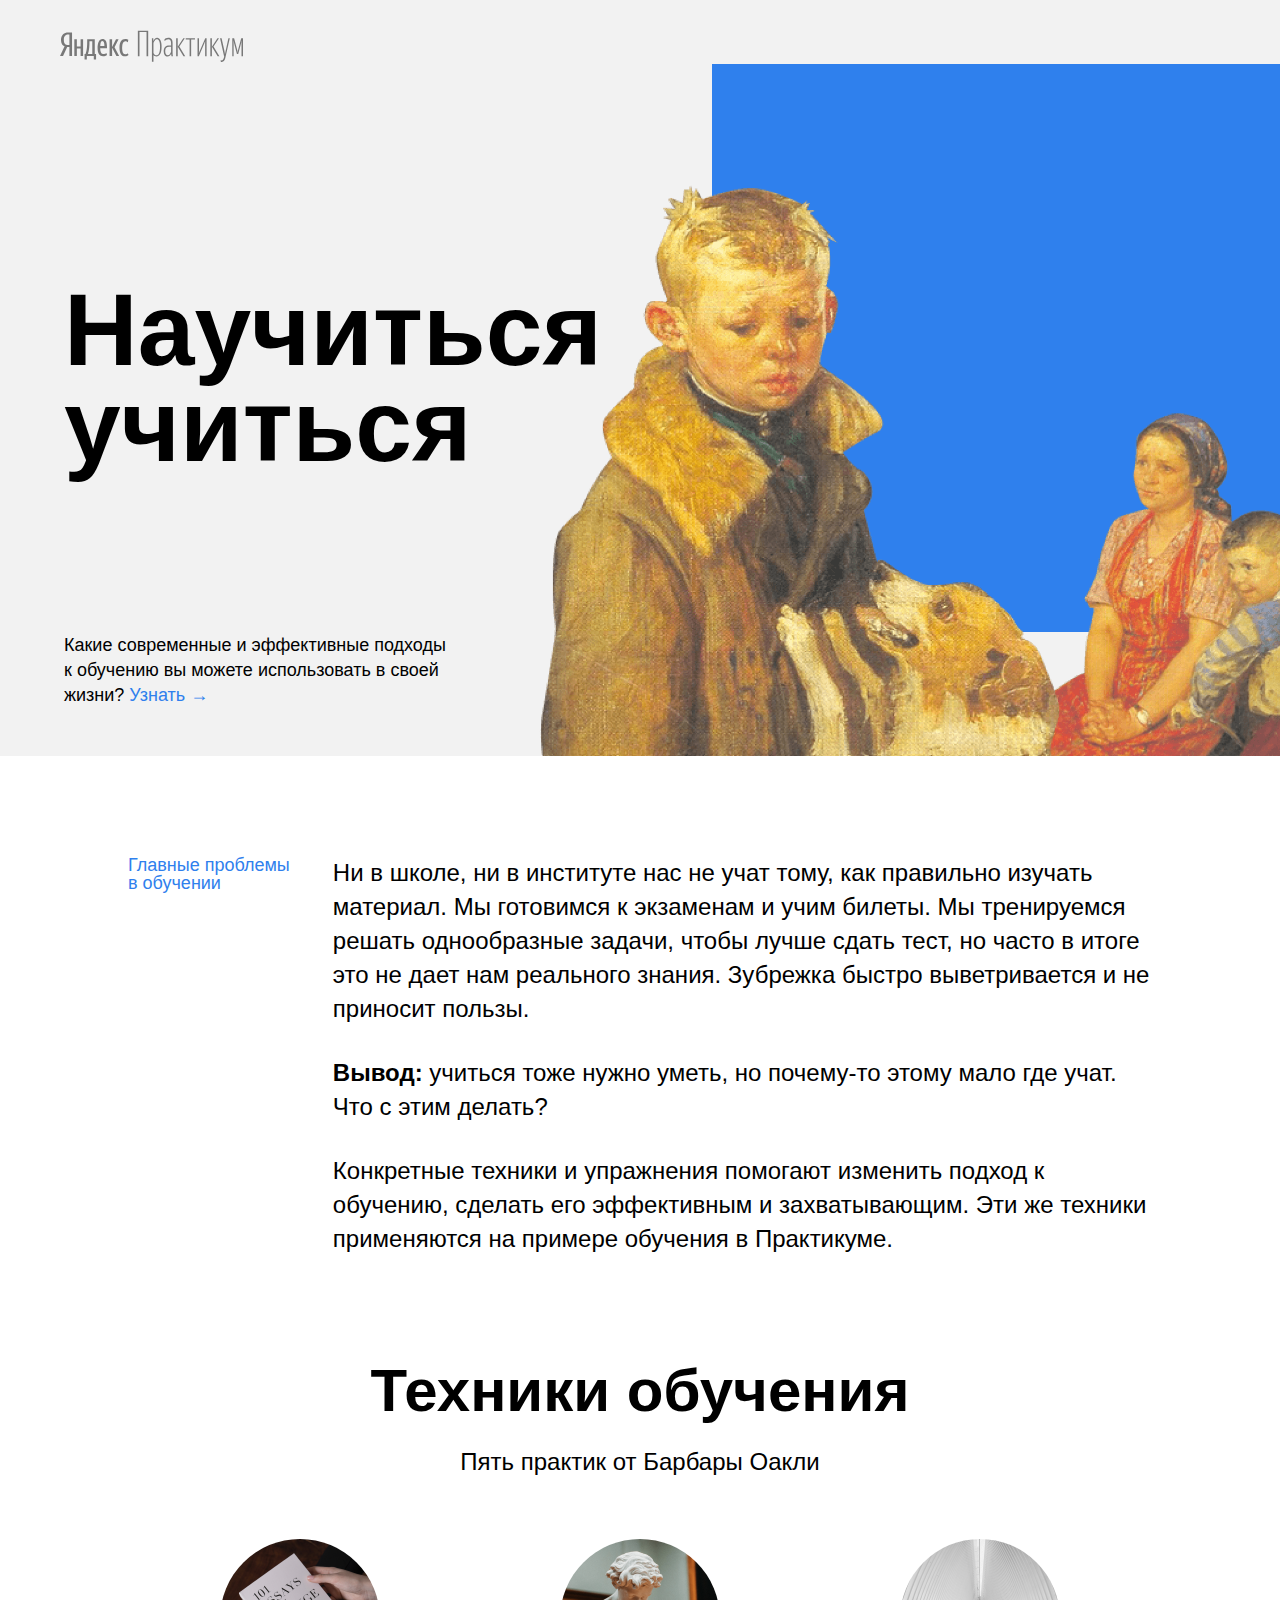
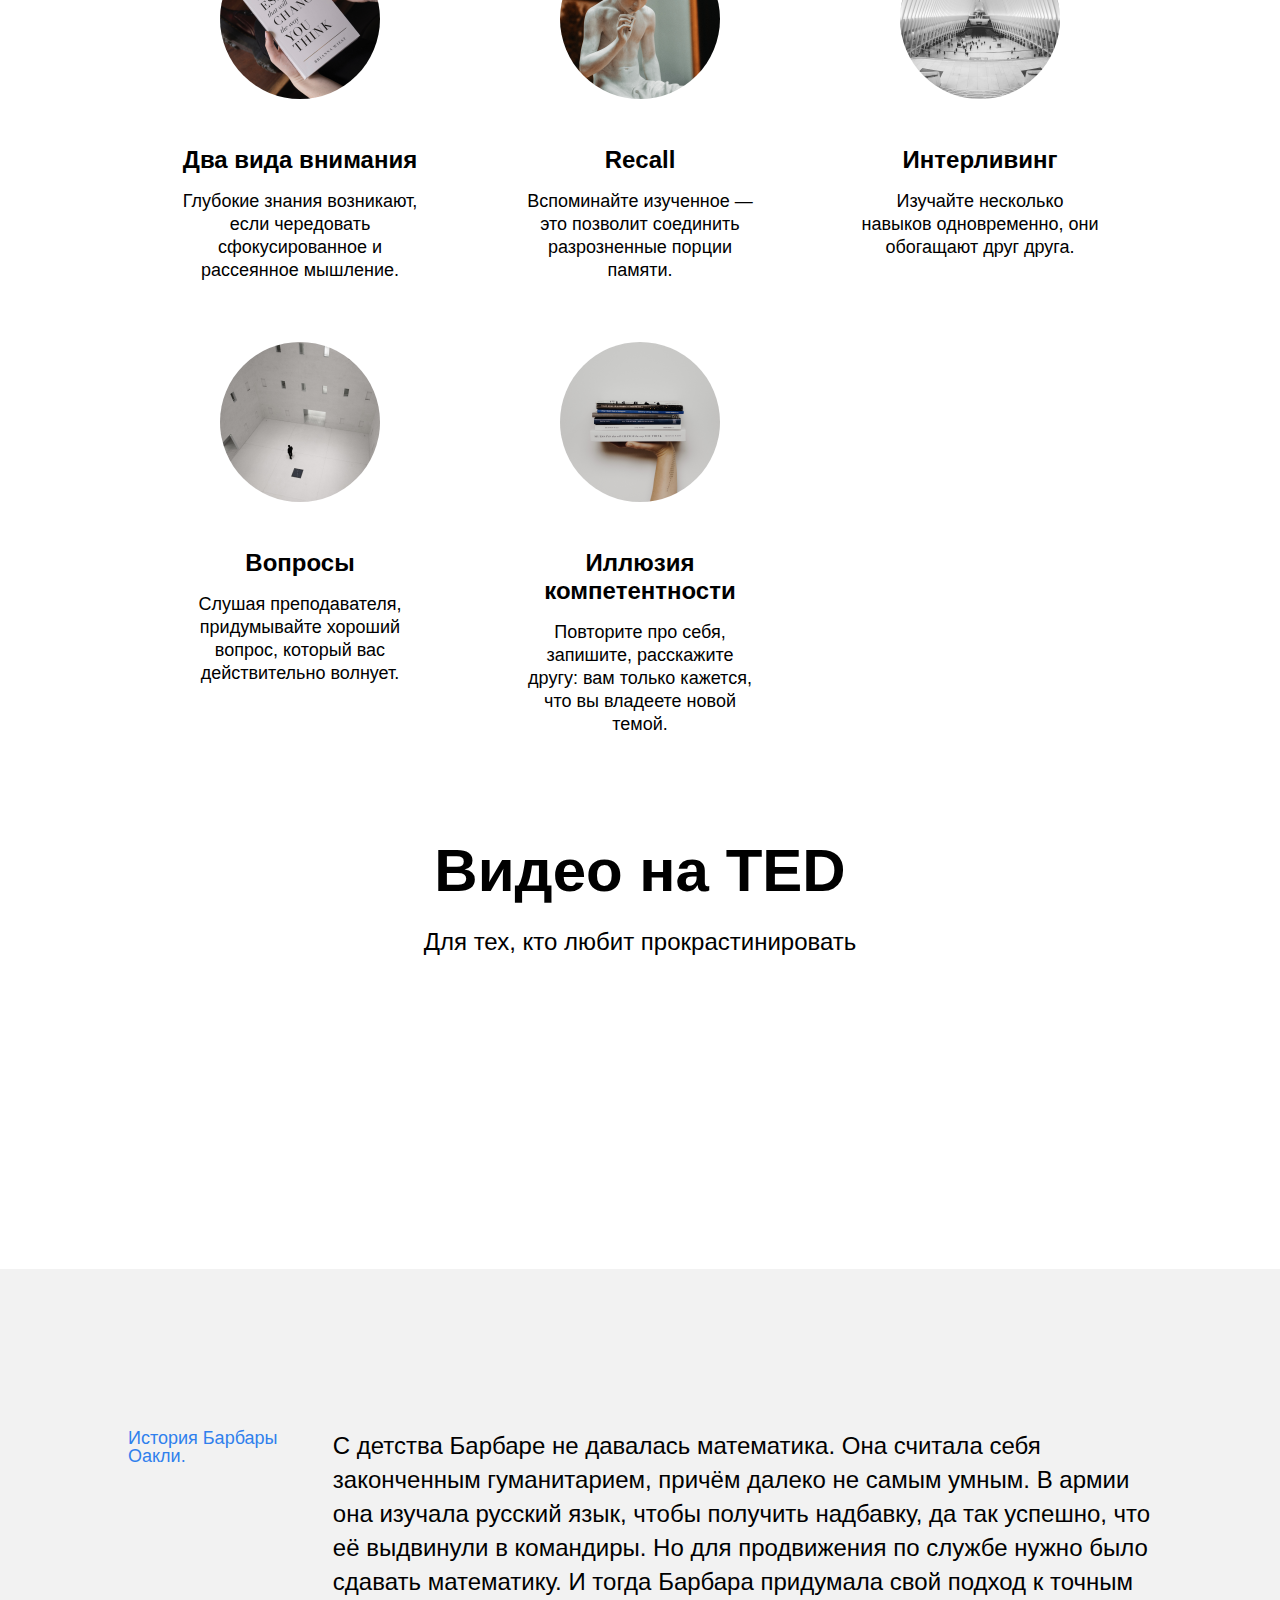
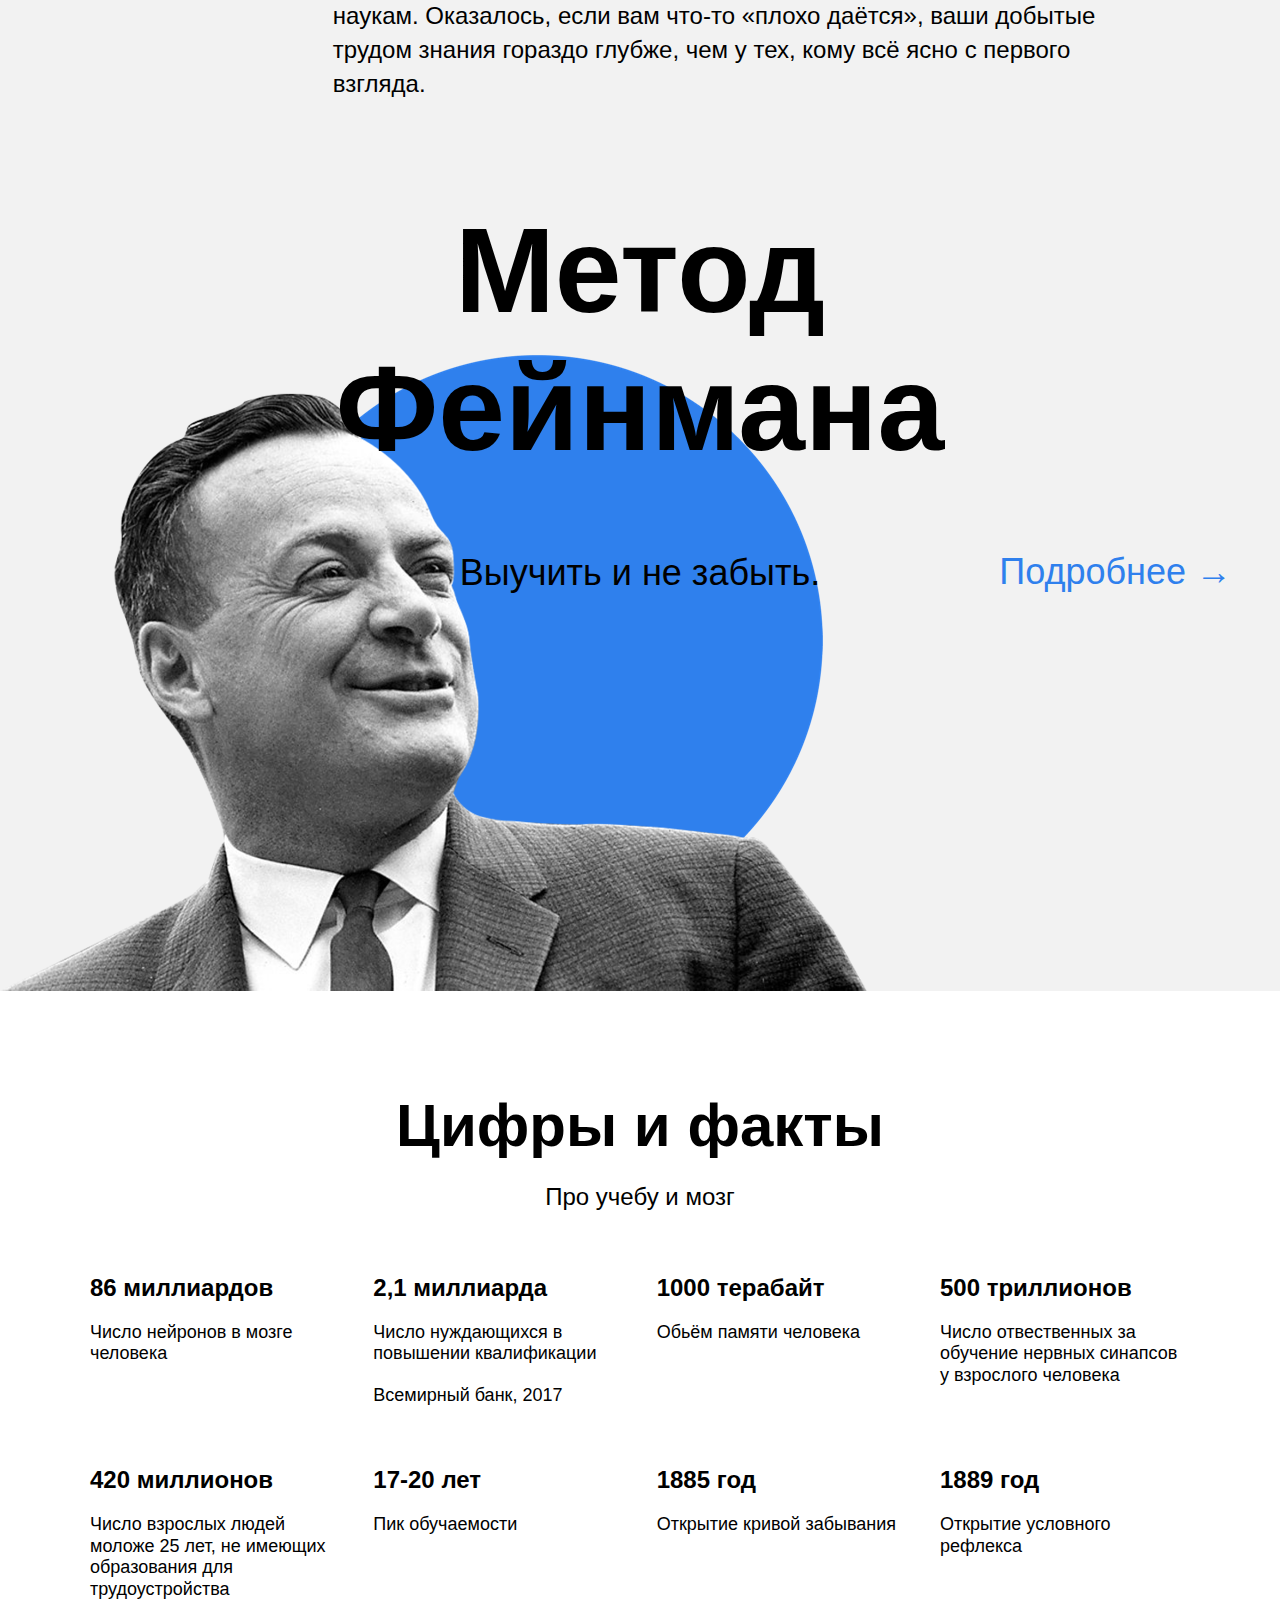
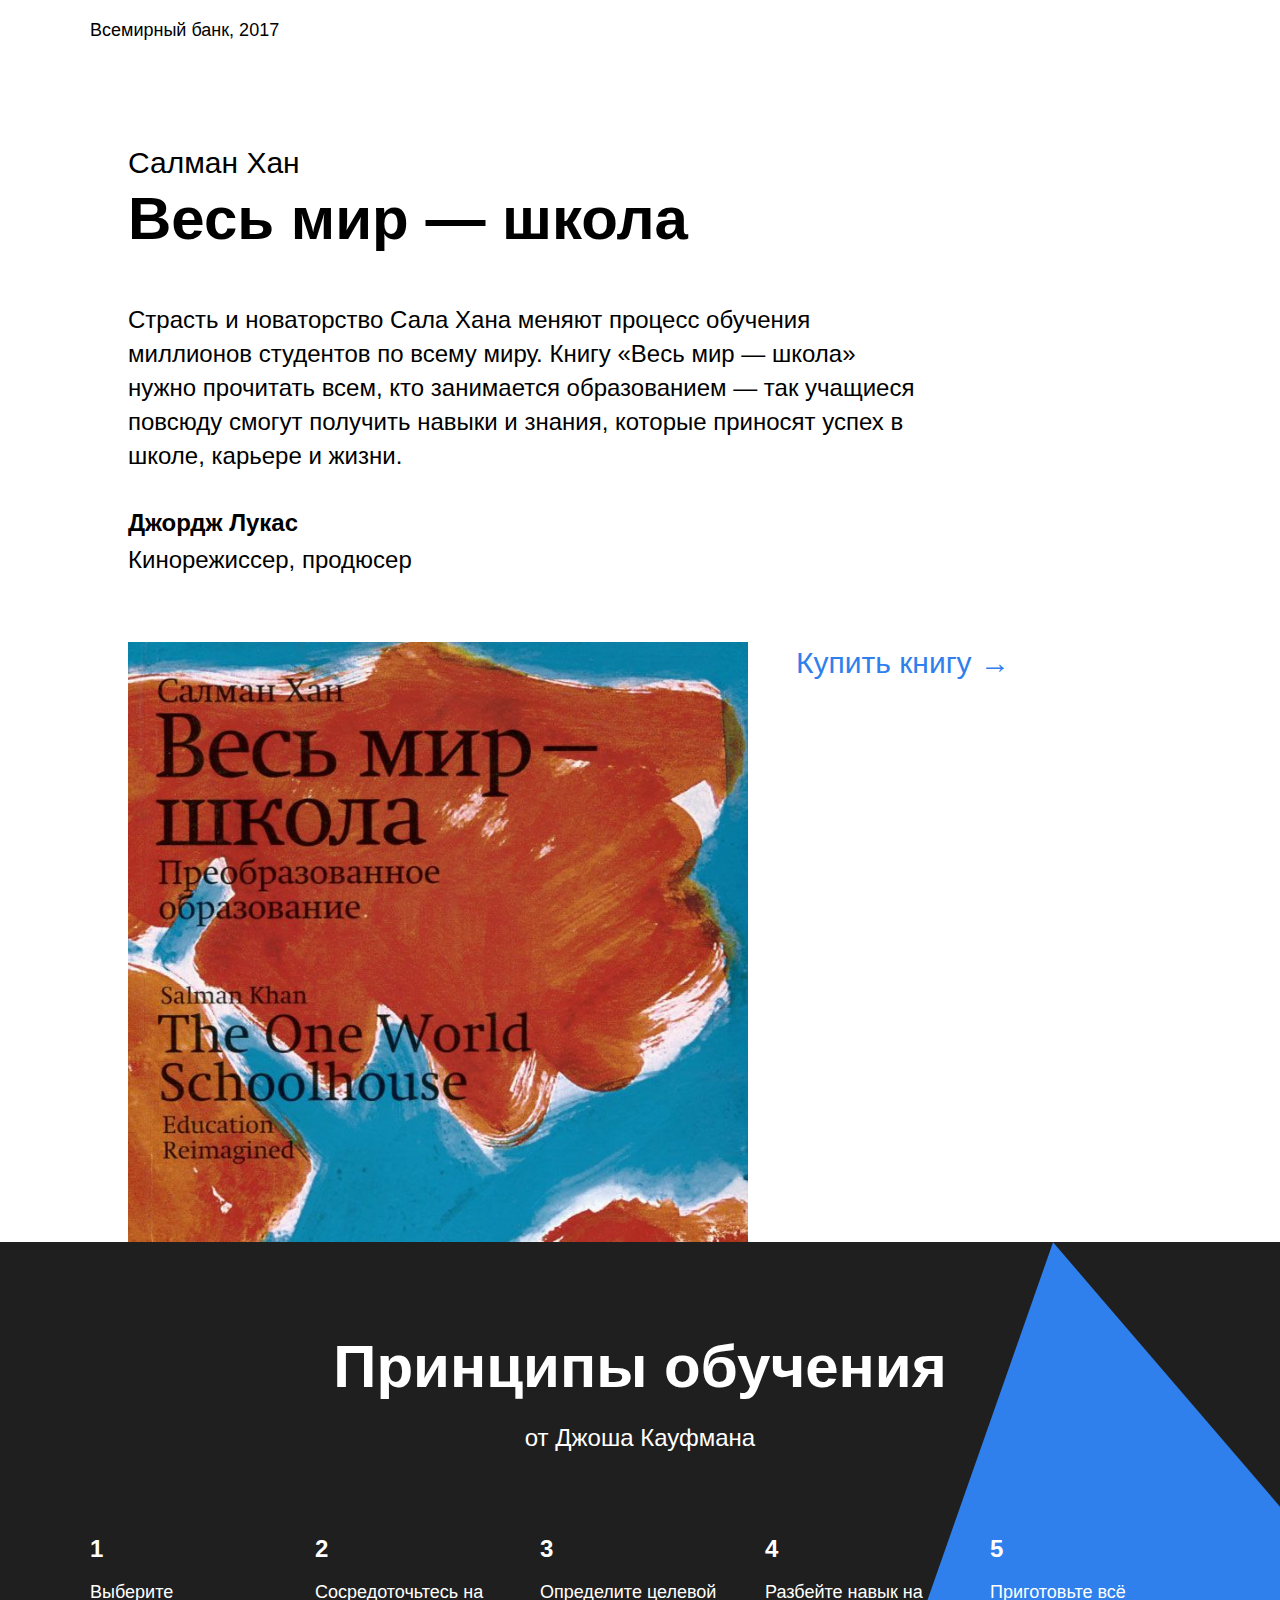
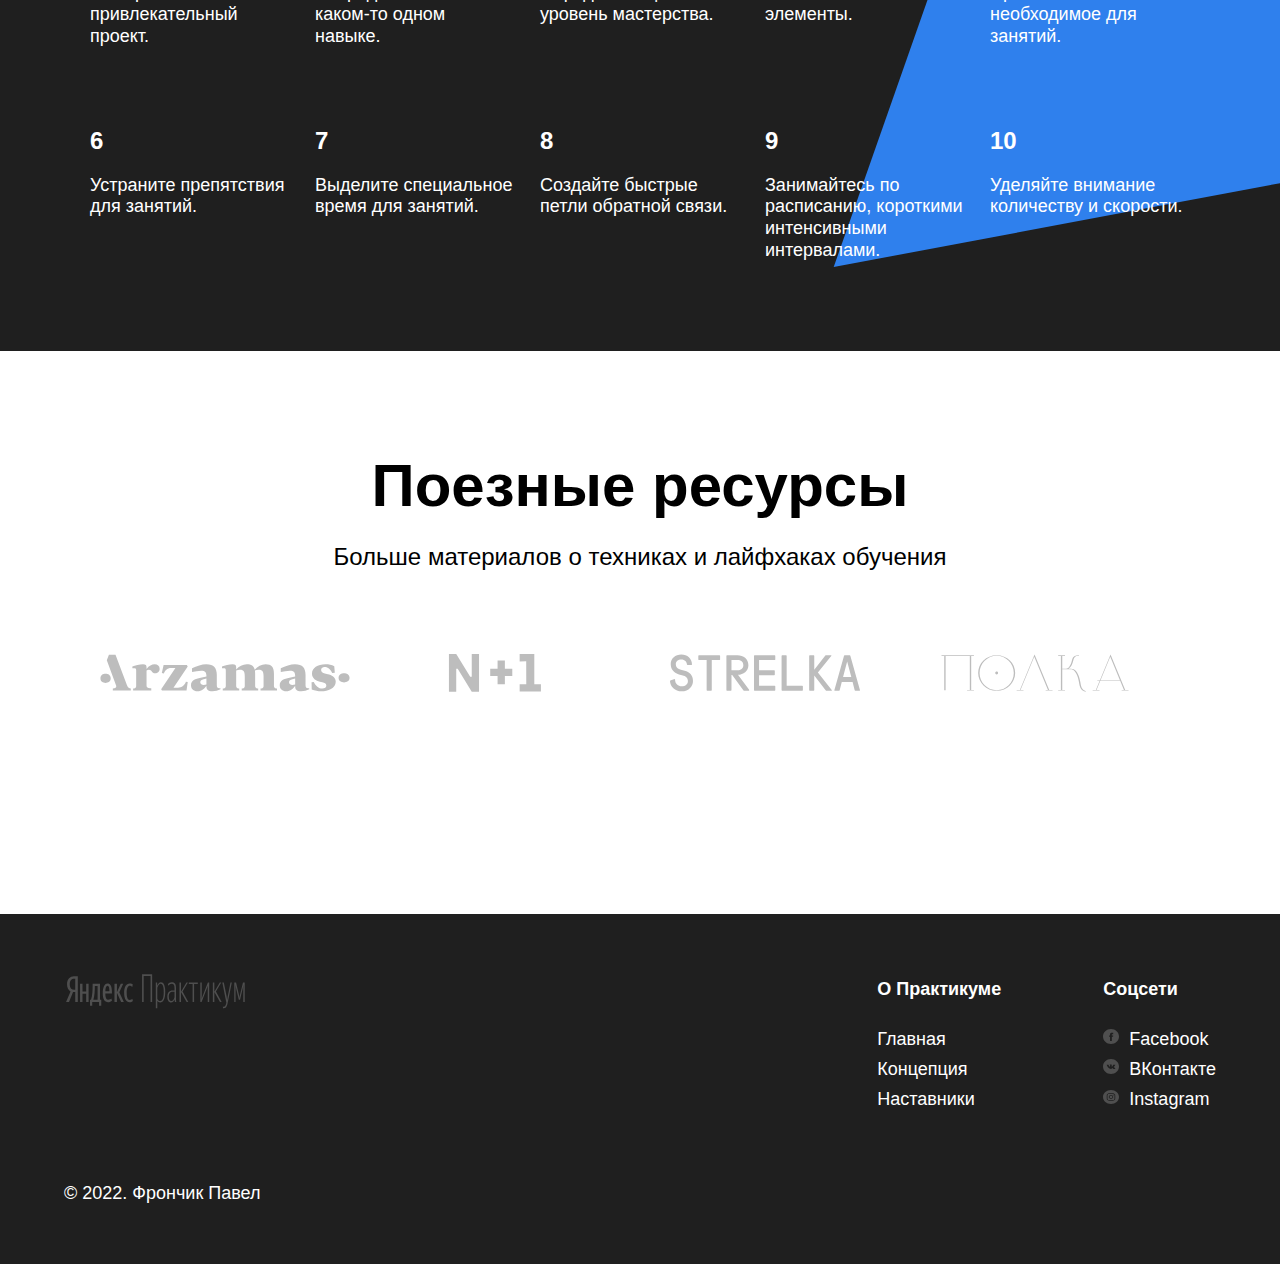
<file: index.html>
<!DOCTYPE html>
<html lang="ru">

<head>
  <meta charset="UTF-8">
  <meta name="viewport" content="width=device-width, initial-scale=1.0">
  <title>Научиться учиться</title>
  <link rel="stylesheet" href="/vendor/normalize.css">
  <link rel="stylesheet" href="/pages/index.css">
</head>
<body>
  <div class="page">
    <header class="header">
      <a href="#"><img class="logo logo_place_header" src="/images/logo_place_header.svg" alt="яндекс практикум"></a>
      <h1 class="header__title">Научиться учиться</h1>
      <p class="header__subtitle">
        Какие современные и эффективные подходы к обучению вы можете использовать в своей жизни?
        <a href="#" class="header__link">Узнать →</a>
      </p>
      <div class="header__square-pic"></div>
      <img class="header__main-illustration" src="/images/header-image.png" alt="основная картинка">
    </header>
    <main class="content">
      <section class="description">
        <div class="two-columns">
          <h2 class="two-columns__brief">Главные проблемы в обучении</h2>
          <div class="two-columns__main-text">
            <p class="two-columns__paragraph">
              Ни в школе, ни в институте нас не учат тому, как правильно изучать материал. Мы готовимся к
              экзаменам и учим билеты. Мы тренируемся решать однообразные задачи, чтобы лучше сдать тест,
              но часто в итоге это не дает нам реального знания. Зубрежка быстро
              выветривается и не приносит пользы.
            </p>
            <p class="two-columns__paragraph">
              <span class="two-columns__span-accent">Вывод: </span>учиться тоже нужно уметь, но почему-то
              этому мало где учат. Что с этим делать?
            </p>
            <p class="two-columns__paragraph">
              Конкретные техники и упражнения помогают изменить подход к обучению, сделать его эффективным
              и захватывающим. Эти же техники применяются на примере обучения в Практикуме.
            </p>
          </div>
         </div>
      </section>
      <section class="techniques">
        <h2 class="section-title">Техники обучения</h2>
        <p class="section-subtitle">Пять практик от Барбары Оакли</p>
        <div class="cards">
          <div class="cards__item">
            <img class="cards__image" alt="Книга" src="/images/cards-attention.png">
            <h3 class="cards__title">Два вида внимания</h3>
            <p class="cards__description">Глубокие знания возникают, если чередовать сфокусированное и рассеянное мышление.</p>
          </div>
          <div class="cards__item">
            <img class="cards__image" alt="скульптура" src="/images/cards-recall.png">
            <h3 class="cards__title">Recall</h3>
            <p class="cards__description">Вспоминайте изученное — это позволит соединить разрозненные порции памяти.</p>
          </div>
          <div class="cards__item">
            <img class="cards__image" alt="стадион" src="/images/cards-interliving.png">
            <h3 class="cards__title">Интерливинг</h3>
            <p class="cards__description">Изучайте несколько навыков одновременно, они обогащают друг друга.</p>
          </div>
          <div class="cards__item">
            <img class="cards__image" alt="комната с дверьми" src="/images/cards-question.png">
            <h3 class="cards__title">Вопросы</h3>
            <p class="cards__description">Слушая преподавателя, придумывайте хороший вопрос, который вас действительно волнует.</p>
          </div>
          <div class="cards__item">
            <img class="cards__image" alt="книги" src="/images/cards-competence.png">
            <h3 class="cards__title">Иллюзия компетентности</h3>
            <p class="cards__description">Повторите про себя, запишите, расскажите другу: вам только кажется, что вы владеете новой темой.</p>
          </div>
        </div>
      </section>
      <section class="video"> 
        <h2 class="section-title">Видео на TED</h2>
        <p class="section-subtitle">Для тех, кто любит прокрастинировать</p>
        <div class="video__iframes">
          <div class="video__iframe">
            <iframe class="video__item"  src="https://www.youtube.com/embed/arj7oStGLkU" title="YouTube video player"  allow="accelerometer; autoplay; clipboard-write; encrypted-media; gyroscope; picture-in-picture" allowfullscreen></iframe>
          </div>
          <div class="video__iframe">
            <iframe class="video__item"  src="https://www.youtube.com/embed/5MgBikgcWnY" title="YouTube video player"  allow="accelerometer; autoplay; clipboard-write; encrypted-media; gyroscope; picture-in-picture" allowfullscreen></iframe>
          </div>
        </div>
      </section>
      <section class="oakley">
        <div class="two-columns">
          <h3 class="two-columns__brief">История Барбары Оакли.</h3>
          <div class="two-columns__main-text">
            <p class="two-columns__paragraph">
              С детства Барбаре не давалась математика. Она считала себя законченным гуманитарием, причём далеко не самым умным. В армии она изучала русский язык,
               чтобы получить надбавку, да так успешно, что её выдвинули в командиры. Но для продвижения по службе нужно было сдавать математику. И тогда Барбара придумала свой подход к точным наукам. Оказалось, если вам что-то «плохо даётся», ваши добытые трудом знания гораздо глубже, чем у тех, кому всё ясно с первого взгляда.
            </p>
          </div>
         </div>
      </section>
      <section class="feynman">
        <h2 class="feynman__title">Метод Фейнмана</h2>
        <p class="feynman__subtitle">Выучить и не забыть.</p>
        <a href="#" class="feynman__link">Подробнее →</a>
      </section>
      <section class="digits">
        <h2 class="section-title">Цифры и факты</h2>
        <p class="section-subtitle">Про учебу и мозг</p>
        <div class="table">
          <div class="table__cell">
            <h3 class="table__heading">86 миллиардов</h3>
            <p class="table__text"> Число нейронов в мозге человека</p>
          </div>
          <div class="table__cell">
            <h3 class="table__heading">2,1 миллиарда</h3>
            <p class="table__text"> Число нуждающихся в повышении квалификации</p>
            <p class="table__text"> Всемирный банк, 2017</p>
          </div>
          <div class="table__cell">
            <h3 class="table__heading">1000 терабайт</h3>
            <p class="table__text"> Обьём памяти человека</p>
          </div>
          <div class="table__cell">
            <h3 class="table__heading ">500 триллионов</h3>
            <p class="table__text"> Число отвественных за обучение нервных синапсов у взрослого человека</p>
          </div>
          <div class="table__cell">
            <h3 class="table__heading">420 миллионов</h3>
            <p class="table__text"> Число взрослых людей моложе 25 лет, не имеющих образования для трудоустройства</p>
            <p class="table__text"> Всемирный банк, 2017</p>
          </div>
          <div class="table__cell">
            <h3 class="table__heading">17-20 лет</h3>
            <p class="table__text"> Пик обучаемости</p>
          </div>
          <div class="table__cell">
            <h3 class="table__heading">1885 год</h3>
            <p class="table__text"> Открытие кривой забывания</p>
          </div>
          <div class="table__cell">
            <h3 class="table__heading">1889 год</h3>
            <p class="table__text"> Открытие условного рефлекса</p>
          </div>
        </div>
      </section>
      <section class="khan">
        <div class="khan__container">
          <p class="khan__author">Салман Хан</p>
          <h2 class="khan__title">Весь мир — школа</h2>
          <p class="khan__quote">Страсть и новаторство Сала Хана меняют процесс обучения миллионов студентов по всему миру. Книгу «Весь мир — школа» нужно прочитать всем, кто занимается образованием — так учащиеся повсюду смогут получить навыки и знания, которые приносят успех в школе, карьере и жизни.</p>
          <p class="khan__quote-author">Джордж Лукас</p>
          <p class="khan__quote-author-subline">Кинорежиссер, продюсер</p>
          <div class="khan__book-container">
              <img  class="khan__book-pic" src="/images/khan-book.jpg" alt="Книга Саламан Хан">
            <a href="#" class="khan__buy-link">Купить книгу →</a>
          </div>
        </div>
      </section>
      <section class="kaufman">
        <h2 class="section-title section-title_theme_dark">Принципы обучения</h2>
        <p class="section-subtitle section-subtitle_theme_dark">от Джоша Кауфмана</p>
        <div class="table table_theme_dark">
          <div class="table__cell table__cell_theme_dark">
            <h3 class="table__heading table__heading_theme_dark">1</h3>
            <p class="table__text table__text_theme_dark">Выберите привлекательный проект.</p>
          </div>
          <div class="table__cell table__cell_theme_dark">
            <h3 class="table__heading table__heading_theme_dark">2</h3>
            <p class="table__text table__text_theme_dark">Сосредоточьтесь на каком-то одном навыке.</p>
          </div>
          <div class="table__cell table__cell_theme_dark">
            <h3 class="table__heading table__heading_theme_dark">3</h3>
            <p class="table__text table__text_theme_dark">Определите целевой уровень мастерства.</p>
          </div>
          <div class="table__cell table__cell_theme_dark">
            <h3 class="table__heading table__heading_theme_dark">4</h3>
            <p class="table__text table__text_theme_dark">Разбейте навык на элементы.</p>
          </div>
          <div class="table__cell table__cell_theme_dark">
            <h3 class="table__heading table__heading_theme_dark">5</h3>
            <p class="table__text table__text_theme_dark">Приготовьте всё необходимое для занятий.</p>
          </div>
          <div class="table__cell table__cell_theme_dark">
            <h3 class="table__heading table__heading_theme_dark">6</h3>
            <p class="table__text table__text_theme_dark">Устраните препятствия для занятий.</p>
          </div>
          <div class="table__cell table__cell_theme_dark">
            <h3 class="table__heading table__heading_theme_dark">7</h3>
            <p class="table__text table__text_theme_dark">Выделите специальное время для занятий.</p>
          </div>
          <div class="table__cell table__cell_theme_dark">
            <h3 class="table__heading table__heading_theme_dark ">8</h3>
            <p class="table__text table__text_theme_dark">Создайте быстрые петли обратной связи.</p>
          </div>
          <div class="table__cell table__cell_theme_dark">
            <h3 class="table__heading table__heading_theme_dark">9</h3>
            <p class="table__text table__text_theme_dark">Занимайтесь по расписанию, короткими интенсивными интервалами.</p>
          </div>
          <div class="table__cell table__cell_theme_dark">
            <h3 class="table__heading table__heading_theme_dark">10</h3>
            <p class="table__text table__text_theme_dark">Уделяйте внимание количеству и скорости.</p>
          </div>
        </div>
        <div class="kaufman__triangle"></div>
      </section>
      <section class="resources">
        <h2 class="section-title">Поезные ресурсы</h2>
        <p class="section-subtitle">Больше материалов о техниках и лайфхаках обучения</p>
        <div class="resources__logo-zone">
          <a href="#" class="resources__link"><img alt="Арзамаз" class="resources__logo" src="/images/logo/resources-arzamas.svg"></a>
          <a href="#" class="resources__link"><img alt="Н1" class="resources__logo" src="/images/logo/resources-n1.svg"></a>
          <a href="#" class="resources__link"><img alt="Стрелка" class="resources__logo" src="/images/logo/resources-strelka.svg"></a>
          <a href="#" class="resources__link"><img alt="Полка" class="resources__logo" src="/images/logo/resources-polka.svg"></a>
        </div>
      </section>
    </main>
    <footer class="footer">
      <div class="footer__columns">
         <div class="footer__column footer__column_content_copyright">
           <a href="#"><img class="logo logo_place_footer" src="/images/logo_place_footer.svg" alt="яндекс практикум"></a>
           <p class="footer__author"> &copy; 2022. Фрончик Павел</p>
        </div>
        <div class="footer__column footer__column_content_info">
          <h3 class="footer__column-heading">О Практикуме</h3>
          <nav class="footer__column-links">
            <ul class="footer__list">
              <li>
                <a class="footer__column-link" href="#">Главная</a>
              </li>
              <li>
                <a class="footer__column-link" href="#">Концепция</a>
              </li>
              <li>
                <a class="footer__column-link" href="#">Наставники</a>
              </li>
            </ul>
          </nav>
        </div>
        <div class="footer__column footer__column_content_social">
          <h3 class="footer__column-heading">Соцсети</h3>
          <nav class="footer__column-links">
            <ul class="footer__list">
              <li>
                <a class="footer__column-link" href="#"><img class="footer__social-icon" alt="Фейсбук" src="/images/facebook_color_white.svg">Facebook</a>
              </li>
              <li>
                <a class="footer__column-link" href="#"><img class="footer__social-icon" alt="ВКонтакте" src="/images/vk_color_white.svg">ВКонтакте</a>
              </li>
              <li>
                <a class="footer__column-link" href="#"><img class="footer__social-icon" alt="Инстаграм" src="/images/instagram_color_white.svg">Instagram</a>
              </li>
            </ul>
          </nav>
        </div>
      </div>
    </footer>
  </div>
</body>
</html>
</file>
<file: pages/index.css>
@import url(../vendor/normalize.css);
@import url(../blocks/root/root.css);
@import url(../blocks/rotation/rotation.css);
@import url(../blocks/header/header.css);
@import url(../blocks/header/__title/hedaer__title.css);
@import url(../blocks/header/__subtitle/header__subtitle.css);
@import url(../blocks/header/__link/header__link.css);
@import url(../blocks/header/__square-pic/header__squre-pic.css);
@import url(../blocks/header/__main-illustration/header__main-illustration.css);
@import url(../blocks/logo/_place/logo_place_header.css);
@import url(../blocks/description/description.css);
@import url(../blocks/two-columns/two-columns.css);
@import url(../blocks/two-columns/__brief/two-columns__brief.css);
@import url(../blocks/two-columns/__main-text/two-columns__main-text.css);
@import url(../blocks/two-columns/__paragraph/two-columns__paragraph.css);
@import url(../blocks/two-columns/__span-accent/two-columns__span-accent.css);
@import url(../blocks/section-title/section-title.css);
@import url(../blocks/section-subtitle/section-subtitle.css);
@import url(../blocks/techniques/techniques.css);
@import url(../blocks/cards/cards.css);
@import url(../blocks/cards/__image/cards__image.css);
@import url(../blocks/cards/__item/cards__item.css);
@import url(../blocks/cards/__title/cards__title.css);
@import url(../blocks/cards/__description/cards__description.css);
@import url(../blocks/video/video.css);
@import url(../blocks/video/__iframes/video__iframes.css);
@import url(../blocks/video/__iframe/video__iframe.css);
@import url(../blocks/video/__item/video__item.css);
@import url(../blocks/oakley/oakley.css);
@import url(../blocks/feynman/feynman.css);
@import url(../blocks/feynman/__link/feynman__link.css);
@import url(../blocks/feynman/__subtitle/feynman__subtitle.css);
@import url(../blocks/feynman/__title/feynman__title.css);
@import url(../blocks/khan/khan.css);
@import url(../blocks/khan/__author/khan__author.css);
@import url(../blocks/khan/__container/khan__container.css);
@import url(../blocks/khan/__title/khan__title.css);
@import url(../blocks/khan/__quote/khan__quote.css);
@import url(../blocks/khan/__quote-author/khan__quote-author.css);
@import url(../blocks/khan/__quote-author-subline/khan__quote-author-subline.css);
@import url(../blocks/khan/__book-container/khan__book-container.css);
@import url(../blocks/khan/__buy-link/khan__buy-link.css);
@import url(../blocks/khan/__book-pic/khan__book-pic.css);
@import url(../blocks/digits/digits.css);
@import url(../blocks/section-title/section-title.css);
@import url(../blocks/section-subtitle/section-subtitle.css);
@import url(../blocks/table/table.css);
@import url(../blocks/table/__cell/table__cell.css);
@import url(../blocks/table/__heading/table__heading.css);
@import url(../blocks/table/__text/table__text.css);
@import url(../blocks/kaufman/kaufman.css);
@import url(../blocks/section-title/_theme/section-title_theme_dark.css);
@import url(../blocks/section-subtitle/_theme/section-subtitle_theme_dark.css);
@import url(../blocks/table/_theme/table_theme_dark.css);
@import url(../blocks/table/__cell/_theme/table__cell_theme_dark.css);
@import url(../blocks/kaufman/__triangle/kaufman__triangle.css);
@import url(../blocks/resources/resources.css);
@import url(../blocks/resources/__logo-zone/resources__logo-zone.css);
@import url(../blocks/resources/__logo/resources__logo.css);
@import url(../blocks/footer/footer.css);
@import url(../blocks/footer/__columns/footer__columns.css);
@import url(../blocks/footer/__column/_content/footer__column_content_copyright.css);
@import url(../blocks/logo/_place/logo_place_footer.css);
@import url(../blocks/footer/__author/footer__author.css);
@import url(../blocks/footer/__column-heading/footer__columns-heading.css);
@import url(../blocks/footer/__column-links/footer__column-links.css);
@import url(../blocks/footer/__list/footer__list.css);
@import url(../blocks/footer/__column-link/footer__column-link.css);
@import url(../blocks/footer/__social-icon/footer__social-icon.css);
</file>
